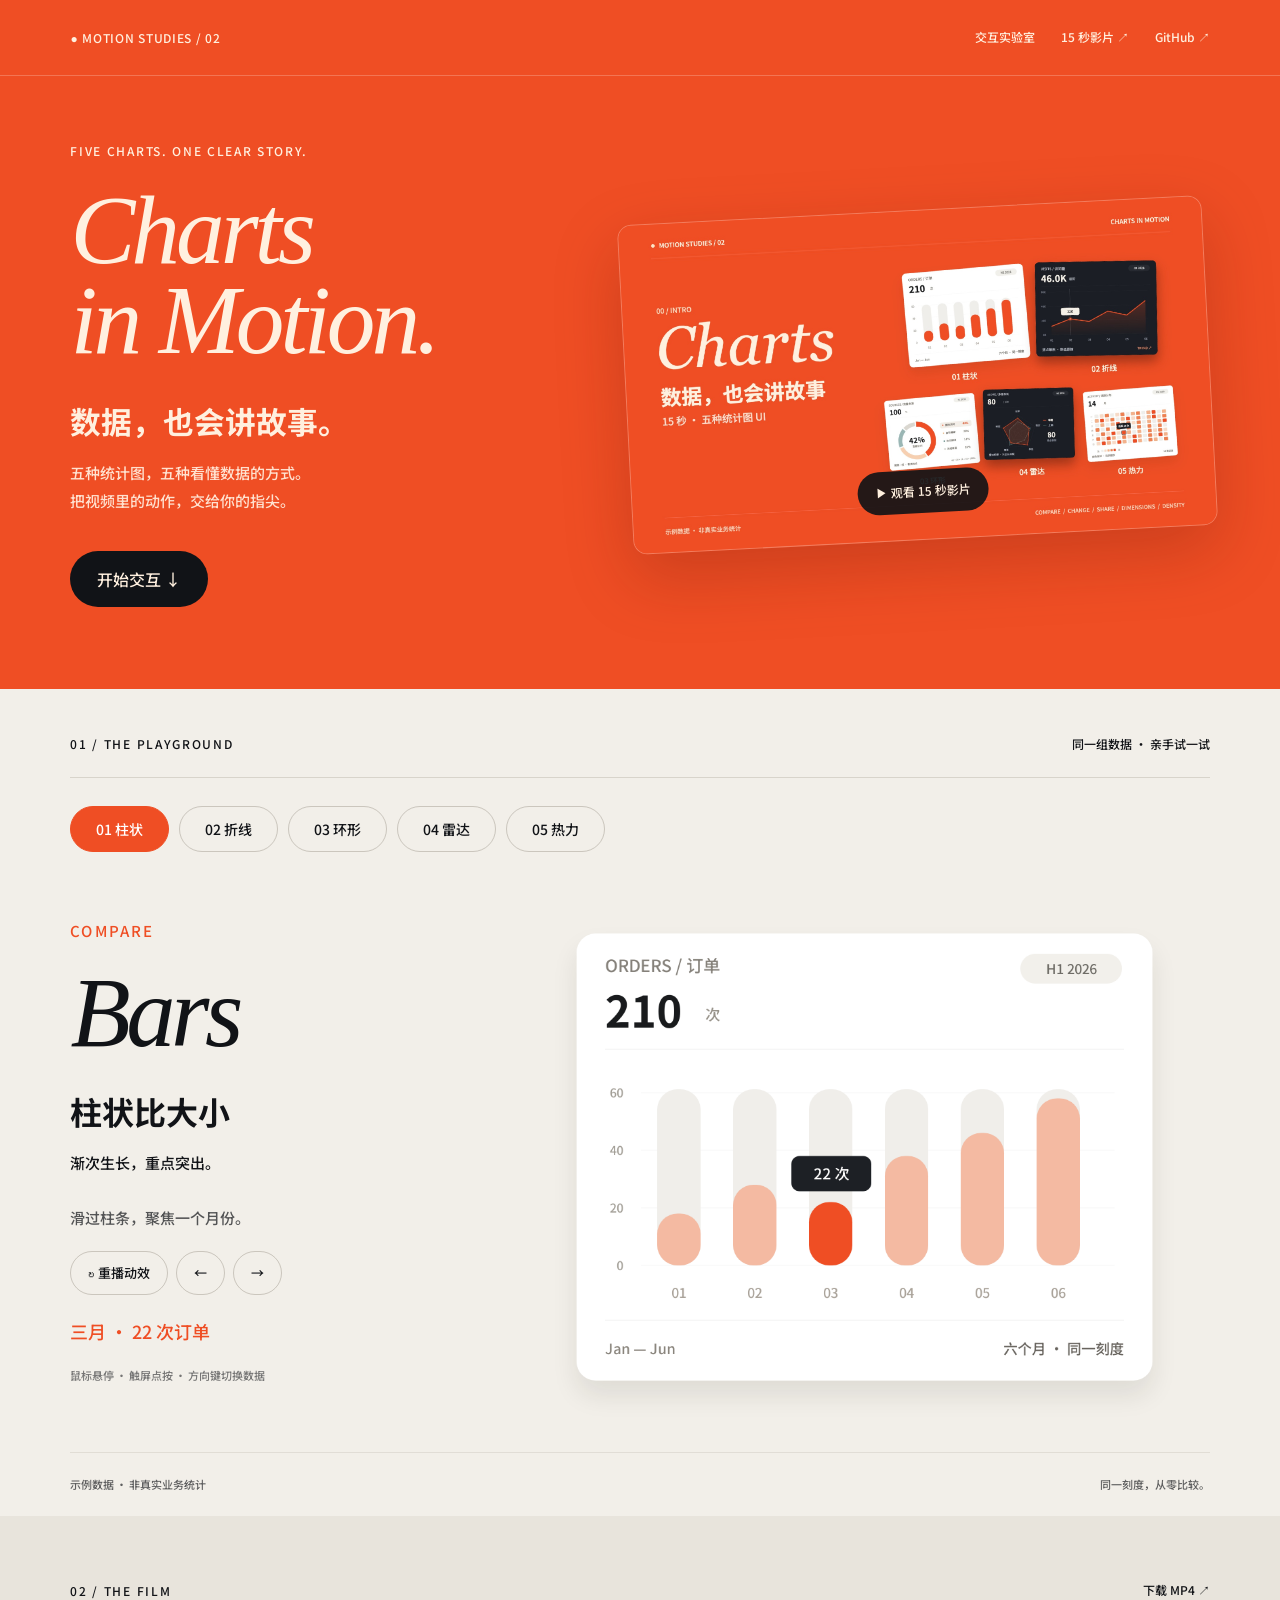
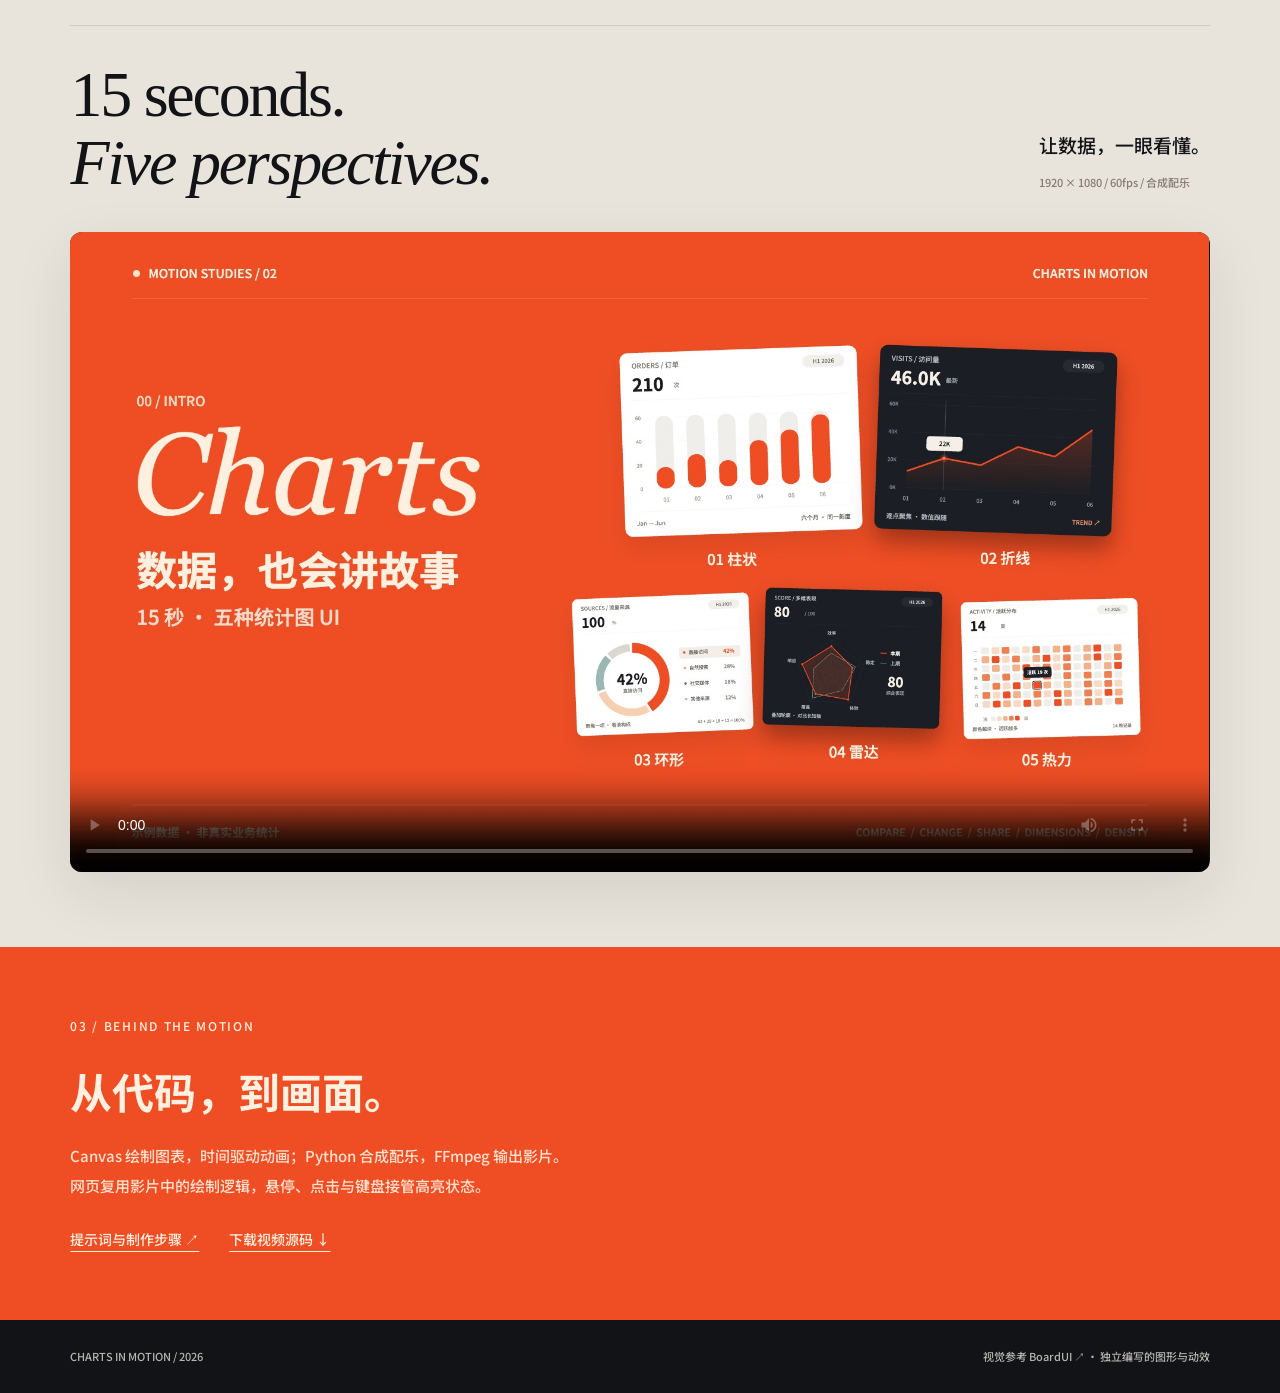
<file: index.html>
<!doctype html>
<html lang="zh-CN"><head><meta charset="utf-8"><meta name="viewport" content="width=device-width,initial-scale=1"><meta name="description" content="15 秒看懂五种统计图 UI，亲手操作柱状、折线、环形、雷达与热力图。"><title>Charts in Motion · 图表动效实验室</title><link rel="stylesheet" href="site/style.css"></head>
<body>
<header><a class="brand" href="#">● MOTION STUDIES / 02</a><nav><a href="#playground">交互实验室</a><a href="#film">15 秒影片 ↗</a><a href="https://github.com/Jdb156158/vibe-charts1">GitHub ↗</a></nav></header>
<main>
<section class="hero"><div><p class="eyebrow">FIVE CHARTS. ONE CLEAR STORY.</p><h1>Charts<br><span>in Motion.</span></h1><h2>数据，也会讲故事。</h2><p>五种统计图，五种看懂数据的方式。<br>把视频里的动作，交给你的指尖。</p><a class="button dark" href="#playground">开始交互 ↓</a></div><a class="hero-preview" href="#film" aria-label="播放 15 秒图表动效视频"><img src="media/poster.jpg" alt="柱状、折线、环形、雷达、热力五种图表同屏"><span class="play-label">▶ 观看 15 秒影片</span></a></section>
<section id="playground" class="lab"><div class="section-head"><p class="eyebrow">01 / THE PLAYGROUND</p><span>同一组数据 · 亲手试一试</span></div>
<div class="tabs" role="tablist" aria-label="选择图表"><button role="tab" id="tab-0" aria-controls="chart-panel" aria-selected="true" data-mode="0">01 柱状</button><button role="tab" id="tab-1" aria-controls="chart-panel" aria-selected="false" tabindex="-1" data-mode="1">02 折线</button><button role="tab" id="tab-2" aria-controls="chart-panel" aria-selected="false" tabindex="-1" data-mode="2">03 环形</button><button role="tab" id="tab-3" aria-controls="chart-panel" aria-selected="false" tabindex="-1" data-mode="3">04 雷达</button><button role="tab" id="tab-4" aria-controls="chart-panel" aria-selected="false" tabindex="-1" data-mode="4">05 热力</button></div>
<div class="demo" id="chart-panel" role="tabpanel" aria-labelledby="tab-0"><div class="demo-copy"><p id="kicker" class="eyebrow">COMPARE</p><h2 id="chart-title">Bars</h2><h3 id="chart-subtitle">柱状比大小</h3><p id="description">渐次生长，重点突出。</p><p id="instruction" class="instruction">滑过柱条，聚焦一个月份。</p><div class="controls"><button id="replay">↻ 重播动效</button><button id="previous" aria-label="上一项">←</button><button id="next" aria-label="下一项">→</button><button id="compare" hidden aria-pressed="true">上期对比：开</button></div><p id="readout" class="readout" aria-live="polite" aria-atomic="true"></p><p class="keyboard-hint">鼠标悬停 · 触屏点按 · 方向键切换数据</p></div><div class="chart-wrap"><canvas id="chart" width="1020" height="800" tabindex="0" role="img" aria-label="柱状图，使用方向键查看六个月的订单数量"></canvas></div></div>
<div class="lab-footer"><span>示例数据 · 非真实业务统计</span><span id="data-note">同一刻度，从零比较。</span></div></section>
<section class="film" id="film"><div class="section-head"><p class="eyebrow">02 / THE FILM</p><a href="media/charts-motion-15s.mp4" download>下载 MP4 ↗</a></div><div class="film-heading"><h2>15 seconds.<br><em>Five perspectives.</em></h2><p>让数据，一眼看懂。<br><span>1920 × 1080 / 60fps / 合成配乐</span></p></div><video controls playsinline preload="metadata" poster="media/poster.jpg"><source src="media/charts-motion-15s.mp4" type="video/mp4">你的浏览器不支持视频播放，请下载 MP4。</video></section>
<section class="make"><p class="eyebrow">03 / BEHIND THE MOTION</p><h2>从代码，到画面。</h2><p>Canvas 绘制图表，时间驱动动画；Python 合成配乐，FFmpeg 输出影片。<br>网页复用影片中的绘制逻辑，悬停、点击与键盘接管高亮状态。</p><div><a href="https://github.com/Jdb156158/vibe-charts1#readme">提示词与制作步骤 ↗</a><a href="media/charts-motion-source.zip" download>下载视频源码 ↓</a></div></section>
</main><footer><span>CHARTS IN MOTION / 2026</span><span>视觉参考 <a href="https://www.boardui.com/zh-hans">BoardUI ↗</a> · 独立编写的图形与动效</span></footer><script src="site/charts.js"></script></body></html>
</file>
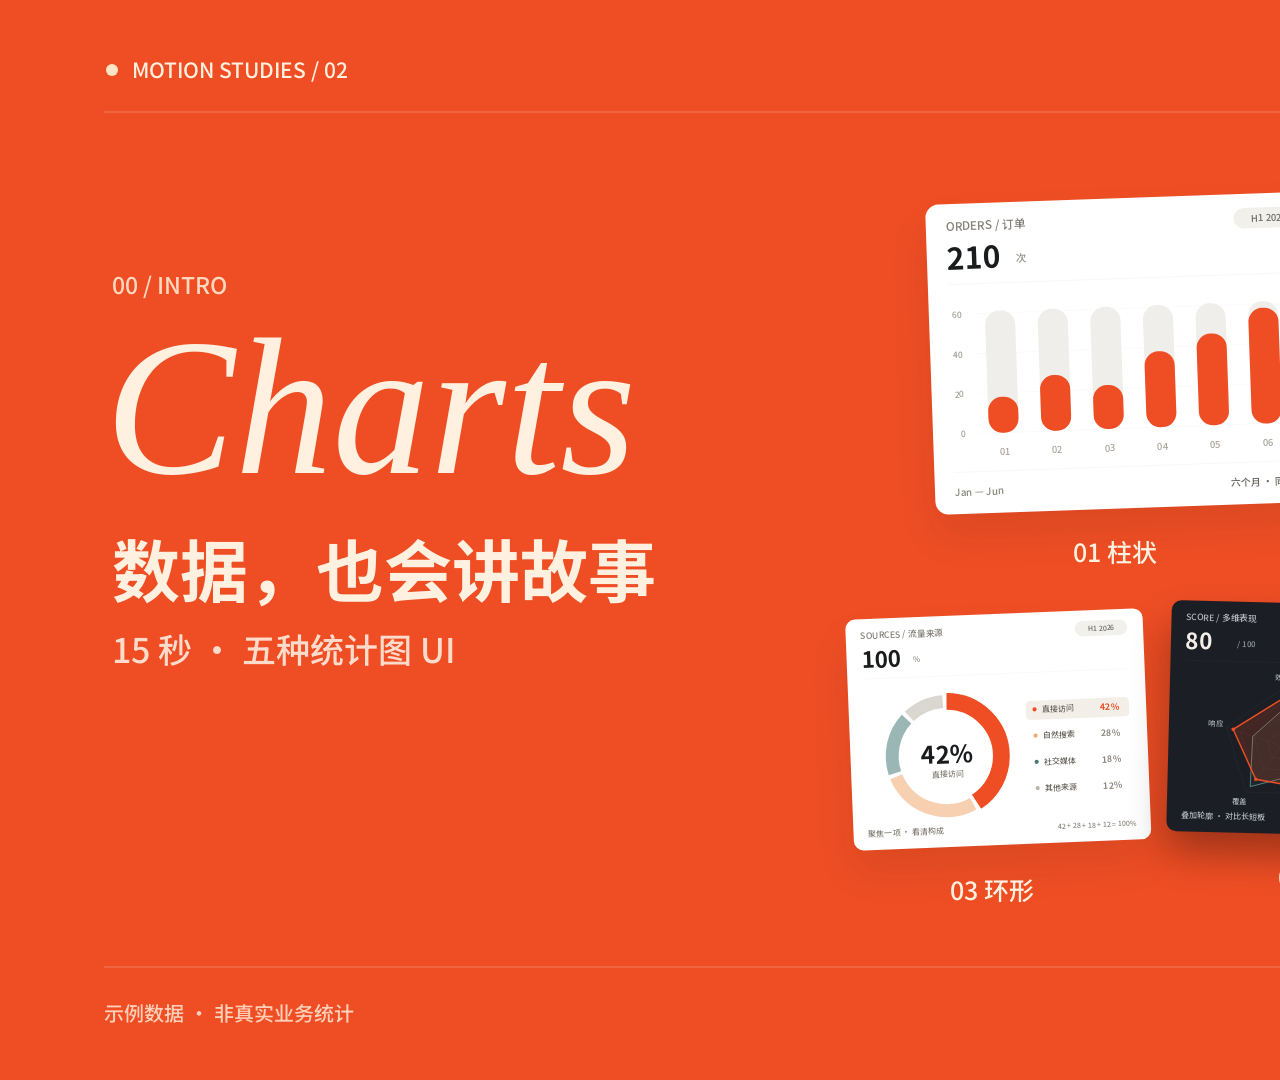
<file: film/index.html>
<!doctype html><html lang="zh-CN"><head><meta charset="utf-8"><title>Charts in Motion</title><style>@font-face{font-family:SC;src:url('assets/fonts/NotoSansSC-500.woff');font-weight:500}@font-face{font-family:SC;src:url('assets/fonts/NotoSansSC-700.woff');font-weight:700}html,body{margin:0;background:#ef4e24}canvas{display:block;width:1920px;height:1080px}</style><script src="vendor/gsap.min.js"></script></head><body><canvas id="film" width="1920" height="1080" data-composition-id="charts" data-duration="15" data-fps="60"></canvas><script src="vendor/om.js"></script><script>
const g=document.querySelector('canvas').getContext('2d'),W=1920,H=1080,O='#ef4e24',P='#f2efe9',N='#111317',C=['#ef4e24','#eeaa70','#477c79','#bab6aa'];const B=60/128,starts=[0,4*B,9*B,14*B,19*B,23*B,28*B];let dark=false;
const clamp=x=>Math.max(0,Math.min(1,x)),ease=x=>1-Math.pow(1-clamp(x),4);
function text(s,x,y,size=28,color=dark?'#f4f0e7':'#191b1d',align='left',serif=false,weight=500){g.fillStyle=color;g.font=serif?`italic ${size}px Georgia`:`${weight} ${size}px SC`;g.textAlign=align;g.textBaseline='middle';g.fillText(s,x,y)}
function rr(x,y,w,h,r=20,fill){g.beginPath();g.roundRect(x,y,w,h,r);if(fill){g.fillStyle=fill;g.fill()}}
function line(x,y,x2,y2,color='#8884',w=1){g.beginPath();g.moveTo(x,y);g.lineTo(x2,y2);g.strokeStyle=color;g.lineWidth=w;g.stroke()}
function circle(x,y,r,color){g.beginPath();g.arc(x,y,r,0,Math.PI*2);g.fillStyle=color;g.fill()}
function pill(label,x,y,w=140,active=false){rr(x,y,w,44,22,active?O:dark?'#272a30':'#f2f0eb');text(label,x+w/2,y+22,20,active?'white':dark?'#ddd':'#6d6b65','center')}
function shell(title,value,unit,u){g.save();g.shadowColor=dark?'#0005':'#241e1318';g.shadowBlur=38;g.shadowOffsetY=22;rr(0,0,850,660,28,dark?'#1b1e24':'#fff');g.restore();text(title,42,47,25,dark?'#b2b5be':'#85817a');text(value,42,115,64,undefined,'left',false,700);text(unit,Math.max(190,42+g.measureText(value).width+18),120,22,dark?'#9599a2':'#969188');pill('H1 2026',655,30,150);line(42,171,808,171,dark?'#ffffff12':'#17171712')}
function tooltip(label,x,y,w=150){rr(x,y,w,52,12,dark?'#f5f0e7':'#1d2025');text(label,x+w/2,y+26,22,dark?'#111317':'#fff','center')}
function bars(u,mini=false){let p=ease(u/.85);if(mini)p=.65+.35*ease(u);shell('ORDERS / 订单',Math.round(210*p).toString(),'次',u);let vals=[18,28,22,38,46,58],focus=u>1?Math.min(5,Math.floor((u-1)*3)+2):-1;for(let j=0;j<4;j++){let y=490-j*85;line(95,y,794,y,dark?'#ffffff10':'#1717170b');text(String(j*20),69,y,18,dark?'#777d88':'#a29e96','right')}
 vals.forEach((v,i)=>{let x=119+i*112;rr(x,230,64,260,30,dark?'#ffffff0a':'#f0eeea');let h=v/60*255*ease((u-i*.055)/.7);if(mini)h=v/60*255*p;rr(x,490-h,64,h,Math.min(30,h/2),focus<0||focus===i?O:dark?'#96523c':'#f4baa2');text('0'+(i+1),x+32,530,20,dark?'#b5b5b5':'#aaa39a','center');if(i===focus)tooltip(v+' 次',x-26,490-h-68,118)});line(42,571,808,571,dark?'#ffffff12':'#17171712');text('Jan — Jun',42,613,21,dark?'#9b9da3':'#8a857d');text('六个月 · 同一刻度',808,613,21,dark?'#b8bac0':'#67635d','right')}
function trend(u){const vals=[12,22,18,32,26,46],p=ease(u/.9),pts=vals.map((v,i)=>[110+i*132,510-v/60*300]);shell('VISITS / 访问量',(46*p).toFixed(1)+'K','最新',u);[0,20,40,60].forEach(v=>{const y=510-v/60*300;line(90,y,787,y,'#ffffff12');text(v+'K',72,y,18,'#7c8391','right')});g.save();g.beginPath();g.rect(90,190,710*p,360);g.clip();let grad=g.createLinearGradient(0,230,0,520);grad.addColorStop(0,'#ef4e2455');grad.addColorStop(1,'#ef4e2400');g.beginPath();g.moveTo(pts[0][0],510);pts.forEach(a=>g.lineTo(...a));g.lineTo(pts[5][0],510);g.closePath();g.fillStyle=grad;g.fill();g.beginPath();pts.forEach((a,i)=>i?g.lineTo(...a):g.moveTo(...a));g.strokeStyle=O;g.lineWidth=6;g.lineJoin='round';g.stroke();g.restore();let focus=Math.min(5,Math.max(0,Math.floor((u-.5)*3)));if(u>.6){let[x,y]=pts[focus];line(x,190,x,515,'#ffffff35',2);circle(x,y,14,'#ef4e2444');circle(x,y,6,'#ff744b');tooltip(vals[focus]+'K',Math.min(660,x-65),Math.max(185,y-78),130)}pts.forEach(([x],i)=>text('0'+(i+1),x,548,20,'#8a909c','center'));text('逐点聚焦 · 数值跟随',42,613,23,'#adb3bd');text('TREND ↗',808,613,22,'#ec8c6b','right')}
function share(u){let p=ease(u/.8),vals=[42,28,18,12],focus=u>1.25?1:0;shell('SOURCES / 流量来源','100','%',u);let angle=-Math.PI/2;vals.forEach((v,i)=>{let end=angle+v/100*Math.PI*2;g.beginPath();g.arc(275,400,156,angle+.035,Math.max(angle+.036,angle+(end-angle)*p-.035));g.strokeStyle=C[i];g.lineWidth=i===focus?48:37;g.globalAlpha=i===focus?1:.55;g.stroke();g.globalAlpha=1;angle=end});text(Math.round(vals[focus]*p)+'%',275,395,69,undefined,'center',false,700);text(focus?'自然搜索':'直接访问',275,451,23,dark?'#a5a5a5':'#8a857d','center');['直接访问','自然搜索','社交媒体','其他来源'].forEach((s,i)=>{let y=277+i*75;if(i===focus)rr(506,y-25,295,55,12,'#f3efe8');circle(531,y,6,C[i]);text(s,552,y,23,'#6f6b64');text(vals[i]+'%',772,y,25,i===focus?O:'#8f8a82','right',false,700)});text('聚焦一项 · 看清构成',42,613,23,'#8a857d');text('42 + 28 + 18 + 12 = 100%',808,613,20,'#8a857d','right')}
function radar(u){let p=ease(u/.7),cx=322,cy=410,r=165,vs=[82,66,90,72,88],old=[62,76,58,88,52],labs=['效率','稳定','体验','覆盖','响应'];shell('SCORE / 多维表现',Math.round(80*p).toString(),'/ 100',u);function pt(i,v){let a=i*Math.PI*2/5-Math.PI/2;return[cx+Math.cos(a)*r*v,cy+Math.sin(a)*r*v]}for(let k=1;k<=4;k++){g.beginPath();for(let i=0;i<5;i++){let a=pt(i,k/4);i?g.lineTo(...a):g.moveTo(...a)}g.closePath();g.strokeStyle='#ffffff18';g.lineWidth=1;g.stroke()}for(let i=0;i<5;i++){let a=pt(i,1);line(cx,cy,...a,'#ffffff18');let b=pt(i,1.2);text(labs[i],...b,21,'#a7adb8','center')}
 for(let j=0;j<2;j++){let data=j?vs:old;g.beginPath();data.forEach((v,i)=>{let a=pt(i,v/100*p);i?g.lineTo(...a):g.moveTo(...a)});g.closePath();g.fillStyle=j?'#ef4e242f':'#477c7916';g.fill();g.strokeStyle=j?O:'#72a5a1';g.lineWidth=j?4:2;g.stroke();if(j)data.forEach((v,i)=>circle(...pt(i,v/100*p),5,O))}text('本期',607,302,24,'#f2eee6');line(560,302,590,302,O,5);text('上期',607,350,24,'#9fa7b4');line(560,350,590,350,'#72a5a1',3);text('80',635,440,65,'#f4f0e7','center',false,700);text('综合表现',635,493,22,'#9199a7','center');text('叠加轮廓 · 对比长短板',42,613,23,'#adb3bd')}
function heat(u){let p=ease(u/.9);shell('ACTIVITY / 活跃分布','14','周',u);let colors=['#f0eeea','#f9dac7','#f5b18a','#f08050',O];for(let row=0;row<7;row++){text(['一','二','三','四','五','六','日'][row],64,239+row*43,18,'#aaa39a','center');for(let col=0;col<14;col++){let v=(row*11+col*7+col*row)%20;let q=clamp((u-col*.035-row*.02)/.32);rr(94+col*49,220+row*43,37,33,6,colors[Math.floor(v/4.01)*q|0]);}}let x=94+5*49,y=220+4*43;if(u>.85){g.strokeStyle='#222';g.lineWidth=3;rr(x-3,y-3,43,39,8);g.stroke();tooltip('活跃 19 次',x-45,y-72,135)}text('浅',94,567,20,'#aaa39a');colors.forEach((c,i)=>rr(132+i*29,554,22,22,5,c));text('深',291,567,20,'#aaa39a');text('颜色越深 · 活跃越多',42,613,23,'#8a857d');text('14 周记录',808,613,21,'#8a857d','right')}
const charts=[bars,trend,share,radar,heat];
function panel(fn,x,y,s,u,angle=0){g.save();g.translate(x,y);g.rotate(angle);g.scale(s,s);fn(u);g.restore()}
function collage(u){
 const bob=8*Math.sin(u*1.4);
 dark=false;panel(bars,925,205+bob,.47,u+.9,-.035);
 dark=true;panel(trend,1365,190-bob,.47,u+.9,.035);
 dark=false;panel(share,845,620-bob,.35,u+.9,-.04);
 dark=true;panel(radar,1172,600+bob,.35,u+.9,.025);
 dark=false;panel(heat,1500,625-bob,.35,u+.9,-.025);
 [['01 柱状',1115,552],['02 折线',1575,550],['03 环形',992,890],['04 雷达',1320,877],['05 热力',1645,890]].forEach(([s,x,y])=>text(s,x,y,25,'#fff0df','center'));
}
const labels=[['00 / INTRO','Charts','数据，也会讲故事','15 秒 · 五种统计图 UI'],['01 / COMPARE','Bars','柱状比大小','渐次生长，重点突出'],['02 / CHANGE','Trend','折线看趋势','指针滑过，数值跟随'],['03 / COMPOSITION','Share','环形看占比','展开构成，聚焦一项'],['04 / DIMENSIONS','Radar','雷达比维度','轮廓叠加，差异显现'],['05 / DENSITY','Heatmap','热力看密度','由浅入深，热点浮现'],['06 / FINALE','Insight','让数据','一眼看懂。']];
function scene(sc,t){let u=t-starts[sc];dark=sc===2||sc===4;let orange=sc===0||sc===6;g.fillStyle=orange?O:dark?N:P;g.fillRect(0,0,W,H);let fg=orange?'#fff0df':dark?'#f4f0e7':'#191b1d',muted=orange?'#ffcfb8':dark?'#777e8c':'#aaa297';line(104,112,1816,112,orange?'#ffffff40':dark?'#ffffff18':'#17171720');circle(112,70,6,orange?'#ffe5c5':O);text('MOTION STUDIES / 02',132,70,21,fg);text('CHARTS IN MOTION',1816,70,21,fg,'right');let L=labels[sc],offset=sc?22*(1-ease(u/.3)):0;text(L[0],112,285+offset,23,orange?'#ffd9bf':O);text(L[1],105,422+offset,sc===0?195:sc===5?150:177,fg,'left',true);text(L[2],112,571+offset,68,fg,'left',false,700);text(L[3],112,650+offset,sc===6?58:34,sc===6?fg:orange?'#ffdbcc':dark?'#9ba1ac':'#898279');if(sc===0||sc===6)collage(u);else panel(charts[sc-1],900,220+24*(1-ease(u/.4)),1,u);dark=sc===2||sc===4;line(104,967,1816,967,orange?'#ffffff40':dark?'#ffffff18':'#17171720');text('示例数据 · 非真实业务统计',104,1013,20,muted);text('COMPARE  /  CHANGE  /  SHARE  /  DIMENSIONS  /  DENSITY',1816,1013,18,muted,'right');g.fillStyle=orange?'#fff0df':O;g.fillRect(0,1074,t/15*1920,6)}
window.draw=function(t){t=Math.max(0,Math.min(14.999,t));let sc=0;for(let i=1;i<starts.length;i++)if(t>=starts[i])sc=i;scene(sc,t)};
const tl=gsap.timeline({paused:true});starts.forEach((s,i)=>tl.addLabel('scene:'+i,s));OM.clock(tl,draw,15);window.__timelines={charts:tl};window.ready=Promise.all([document.fonts.load('500 30px SC'),document.fonts.load('700 60px SC')]).then(()=>document.fonts.ready).then(()=>draw(0));
</script></body></html>
</file>
<file: site/style.css>
@font-face{font-family:SC;src:url('../film/assets/fonts/NotoSansSC-500.woff');font-weight:500;font-display:swap}@font-face{font-family:SC;src:url('../film/assets/fonts/NotoSansSC-700.woff');font-weight:700;font-display:swap}
:root{--orange:#ef4e24;--paper:#f2efe9;--night:#111317}*{box-sizing:border-box}html{scroll-behavior:smooth;scroll-padding-top:22px}body{margin:0;background:var(--paper);color:var(--night);font-family:SC,sans-serif;font-weight:500}a{color:inherit;text-decoration:none}button{font:inherit;cursor:pointer}a:focus-visible,button:focus-visible,canvas:focus-visible{outline:3px solid #477c79;outline-offset:5px}header{background:var(--orange);color:#fff0df;display:flex;justify-content:space-between;align-items:center;padding:28px 5.5%;font-size:12px;border-bottom:1px solid #ffffff38}nav{display:flex;gap:26px}.brand{letter-spacing:.06em}.hero{background:var(--orange);color:#fff0df;padding:66px 5.5% 82px;display:grid;grid-template-columns:1fr 1.15fr;gap:4%;align-items:center}.eyebrow{font-size:12px;letter-spacing:.14em;margin:0 0 26px}h1{font:italic clamp(70px,7.6vw,130px)/.93 Georgia,serif;letter-spacing:-.04em;margin:0 0 32px}h1 span{white-space:nowrap}.hero h2{font-size:clamp(24px,2.4vw,40px);margin:0 0 16px}.hero p:not(.eyebrow){font-size:15px;line-height:1.9;color:#ffe1cf}.button{display:inline-block;padding:16px 27px;border-radius:32px;margin-top:20px}.dark{color:#fff0df;background:var(--night)}.hero-preview{position:relative;display:block;transform:rotate(-3deg);box-shadow:0 24px 65px #6d180d44;border:1px solid #ffffff42;border-radius:14px;overflow:hidden;transition:transform .25s}.hero-preview:hover{transform:rotate(0)}.hero-preview img{display:block;width:100%;height:auto}.play-label{position:absolute;left:50%;bottom:8%;transform:translateX(-50%);border-radius:25px;padding:12px 18px;background:#111317e8;font-size:12px;white-space:nowrap}.lab{padding:46px 5.5% 24px;transition:background .3s,color .3s}.section-head{display:flex;justify-content:space-between;align-items:center;padding-bottom:25px;border-bottom:1px solid #8f887a44;font-size:12px}.section-head .eyebrow{margin:0}.tabs{display:flex;gap:10px;padding:28px 0 10px;flex-wrap:wrap}.tabs button{background:transparent;color:inherit;border:1px solid #8f887a66;padding:12px 25px;border-radius:28px;font-size:14px}.tabs button[aria-selected=true]{background:var(--orange);color:#fff;border-color:var(--orange)}.demo{display:grid;grid-template-columns:.85fr 1.4fr;align-items:center;gap:30px;min-height:590px}.demo-copy{padding:30px 0}.demo-copy .eyebrow{color:var(--orange);margin-bottom:20px}.demo-copy h2{font:italic clamp(62px,7.7vw,120px)/1 Georgia,serif;letter-spacing:-.045em;margin:0 0 25px}.demo-copy h3{font-size:32px;margin:0 0 12px}.demo-copy>p{font-size:15px;line-height:1.8}.instruction{margin-top:28px;opacity:.7}.controls{display:flex;gap:8px;flex-wrap:wrap;margin:20px 0}.controls button{border:1px solid #8f887a66;background:transparent;color:inherit;border-radius:24px;min-height:44px;padding:10px 17px;font-size:13px}.controls button:hover{background:#ef4e241a}.readout{font-size:18px!important;min-height:33px;color:var(--orange)}.keyboard-hint{font-size:11px!important;opacity:.55}.chart-wrap{min-width:0}canvas{width:100%;height:auto;display:block;touch-action:pan-y;border-radius:18px}.lab-footer{display:flex;justify-content:space-between;border-top:1px solid #8f887a44;padding-top:23px;gap:12px;font-size:11px;opacity:.65}.lab.is-dark{background:var(--night);color:#f4f0e7}.film{padding:65px 5.5% 75px;background:#e8e4dc}.film-heading{display:flex;justify-content:space-between;gap:30px;align-items:end;margin:35px 0}.film-heading h2{font:clamp(40px,5vw,72px)/1.06 Georgia,serif;margin:0;letter-spacing:-.035em}.film-heading p{font-size:19px;line-height:1.8;margin:0}.film-heading span{font-size:11px;color:#827c72}video{display:block;width:100%;border-radius:12px;background:#111317;box-shadow:0 20px 60px #24201418}.make{padding:70px 5.5%;background:var(--orange);color:#fff0df}.make h2{font-size:42px;margin:0 0 20px}.make>p:not(.eyebrow){font-size:15px;line-height:2;color:#ffe1cf}.make>div{display:flex;gap:30px;margin-top:28px;font-size:14px;text-decoration:underline;text-underline-offset:6px}footer{padding:28px 5.5%;background:var(--night);color:#b7b4ae;display:flex;justify-content:space-between;gap:18px;font-size:11px}[hidden]{display:none!important}
@media(min-width:1600px){header,.hero,.lab,.film,.make,footer{padding-left:max(5.5%,calc((100vw - 1450px)/2));padding-right:max(5.5%,calc((100vw - 1450px)/2))}}@media(max-width:800px){header{padding:22px 6%}nav{gap:16px}nav a:first-child{display:none}.hero{grid-template-columns:1fr;padding:48px 6% 58px;gap:48px}h1{font-size:clamp(64px,20.8vw,86px)}.hero-preview{margin:0 2%}.lab,.film,.make{padding-left:6%;padding-right:6%}.section-head{gap:16px}.section-head>span{font-size:10px}.tabs{gap:8px}.tabs button{padding:10px 14px;font-size:12px}.demo{grid-template-columns:1fr;gap:0;min-height:0}.demo-copy{padding:30px 0 0}.demo-copy h2{font-size:76px;margin-bottom:18px}.demo-copy h3{font-size:28px}.demo-copy .instruction{margin-top:14px}.keyboard-hint{margin-bottom:0}.chart-wrap{margin:0 -4%;}.film-heading{display:block}.film-heading p{margin-top:22px}.make h2{font-size:32px}.make>div{flex-wrap:wrap;gap:18px}footer{flex-direction:column}.lab-footer{font-size:10px}.hero-preview .play-label{font-size:10px;padding:9px 13px}}@media(prefers-reduced-motion:reduce){html{scroll-behavior:auto}*{transition:none!important}.hero-preview{transform:none}}
</file>
